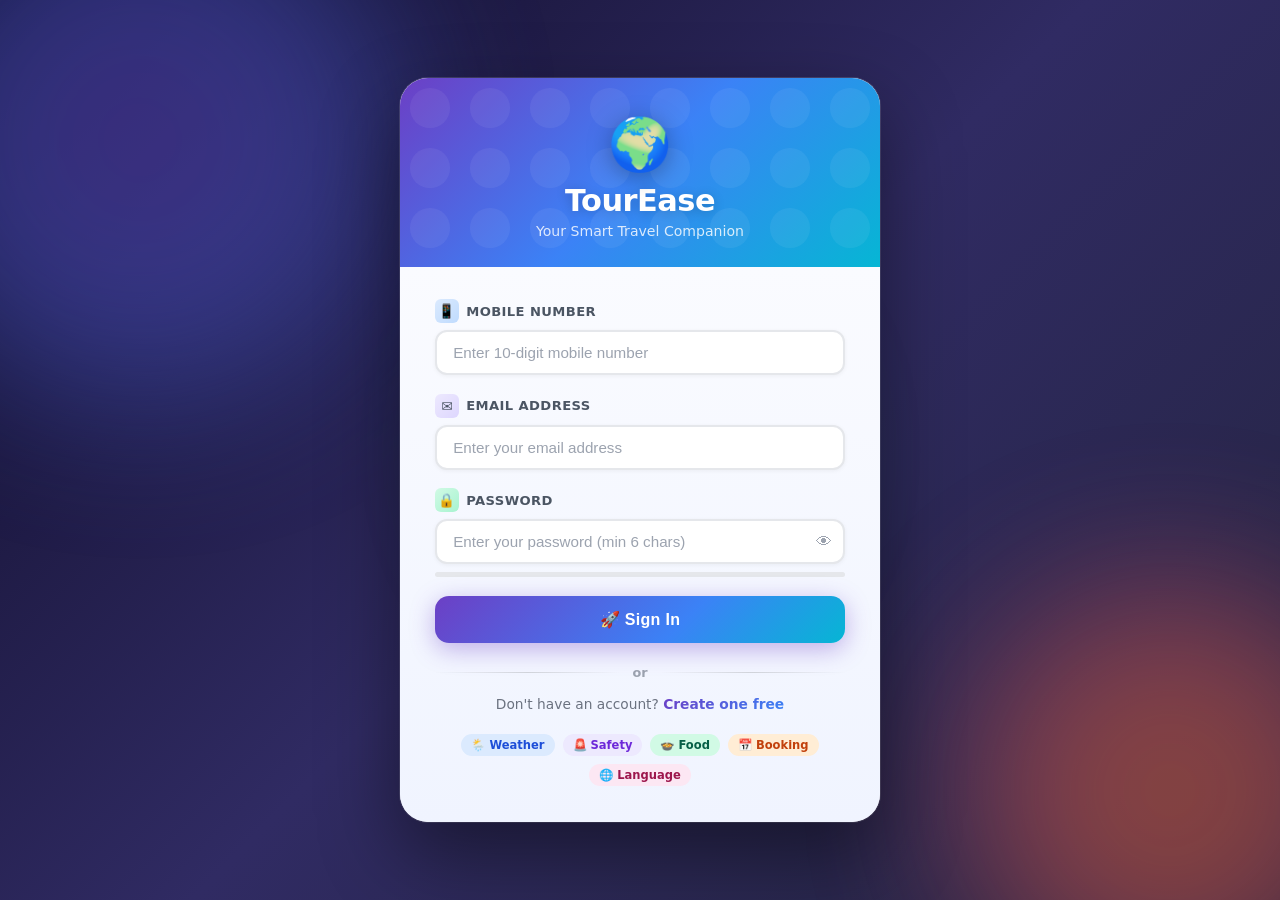
<file: frontend/pages/login.html>
<!DOCTYPE html>
<html lang="en">
<head>
  <meta charset="UTF-8"/>
  <meta name="viewport" content="width=device-width, initial-scale=1.0"/>
  <title>Login – TourEase</title>
  <style>
    *, *::before, *::after { margin: 0; padding: 0; box-sizing: border-box; }

    :root {
      --p1: #6c3fc5;
      --p2: #3b82f6;
      --p3: #06b6d4;
      --accent: #f97316;
      --success: #10b981;
      --error: #ef4444;
      --card: rgba(255,255,255,0.92);
      --glass: rgba(255,255,255,0.12);
    }

    /* ── ANIMATED BACKGROUND ── */
    body {
      min-height: 100vh;
      font-family: 'Segoe UI', system-ui, sans-serif;
      background: linear-gradient(135deg, #0f0c29, #302b63, #24243e);
      display: flex;
      align-items: center;
      justify-content: center;
      padding: 1rem;
      overflow: hidden;
      position: relative;
    }

    /* Floating blobs */
    body::before, body::after {
      content: "";
      position: fixed;
      border-radius: 50%;
      filter: blur(80px);
      opacity: 0.45;
      animation: float 8s ease-in-out infinite alternate;
      pointer-events: none;
      z-index: 0;
    }
    body::before {
      width: 520px; height: 520px;
      background: radial-gradient(circle, #6c3fc5, #3b82f6);
      top: -120px; left: -120px;
    }
    body::after {
      width: 420px; height: 420px;
      background: radial-gradient(circle, #f97316, #ec4899);
      bottom: -100px; right: -100px;
      animation-delay: 3s;
    }

    @keyframes float {
      from { transform: translate(0, 0) scale(1); }
      to   { transform: translate(40px, 30px) scale(1.08); }
    }

    /* Extra blob */
    .blob3 {
      position: fixed;
      width: 300px; height: 300px;
      background: radial-gradient(circle, #06b6d4, #10b981);
      border-radius: 50%;
      filter: blur(70px);
      opacity: 0.3;
      top: 50%; left: 50%;
      transform: translate(-50%, -50%);
      animation: float 10s ease-in-out infinite alternate-reverse;
      pointer-events: none;
      z-index: 0;
    }

    /* ── MAIN CARD ── */
    .login-card {
      position: relative;
      z-index: 10;
      width: 100%;
      max-width: 480px;
      background: var(--card);
      border-radius: 28px;
      box-shadow:
        0 32px 80px rgba(0,0,0,0.45),
        0 0 0 1px rgba(255,255,255,0.15),
        inset 0 1px 0 rgba(255,255,255,0.6);
      overflow: hidden;
      animation: slideUp 0.5s cubic-bezier(0.34,1.56,0.64,1);
    }

    @keyframes slideUp {
      from { opacity: 0; transform: translateY(50px) scale(0.95); }
      to   { opacity: 1; transform: translateY(0) scale(1); }
    }

    /* ── CARD HEADER BANNER ── */
    .card-banner {
      background: linear-gradient(135deg, #6c3fc5 0%, #3b82f6 50%, #06b6d4 100%);
      padding: 2.2rem 2rem 1.8rem;
      text-align: center;
      position: relative;
      overflow: hidden;
    }

    .card-banner::before {
      content: "";
      position: absolute;
      inset: 0;
      background: url("data:image/svg+xml,%3Csvg width='60' height='60' viewBox='0 0 60 60' xmlns='http://www.w3.org/2000/svg'%3E%3Cg fill='none' fill-rule='evenodd'%3E%3Cg fill='%23ffffff' fill-opacity='0.06'%3E%3Ccircle cx='30' cy='30' r='20'/%3E%3C/g%3E%3C/g%3E%3C/svg%3E");
    }

    .banner-emoji {
      font-size: 3.2rem;
      display: block;
      margin-bottom: 8px;
      filter: drop-shadow(0 4px 12px rgba(0,0,0,0.3));
      animation: bounce 2s ease-in-out infinite;
    }

    @keyframes bounce {
      0%,100% { transform: translateY(0); }
      50%      { transform: translateY(-6px); }
    }

    .banner-title {
      font-size: 1.9rem;
      font-weight: 900;
      color: #fff;
      letter-spacing: -0.5px;
      text-shadow: 0 2px 12px rgba(0,0,0,0.2);
    }

    .banner-sub {
      font-size: 0.88rem;
      color: rgba(255,255,255,0.82);
      margin-top: 5px;
    }

    /* ── CARD BODY ── */
    .card-body {
      padding: 2rem 2.2rem 2.2rem;
      background: linear-gradient(180deg, #fafbff 0%, #f0f4ff 100%);
    }

    /* ── GLOBAL ALERT ── */
    .global-alert {
      padding: 11px 16px;
      border-radius: 12px;
      font-size: 0.86rem;
      font-weight: 600;
      margin-bottom: 1.2rem;
      display: none;
      align-items: center;
      gap: 8px;
      border-left: 4px solid;
      animation: alertIn 0.3s ease;
    }
    @keyframes alertIn {
      from { opacity: 0; transform: translateX(-10px); }
      to   { opacity: 1; transform: translateX(0); }
    }
    .global-alert.show    { display: flex; }
    .global-alert.success { background: #d1fae5; color: #065f46; border-color: #10b981; }
    .global-alert.error   { background: #fee2e2; color: #991b1b; border-color: #ef4444; }

    /* ── FORM GROUP ── */
    .form-group { margin-bottom: 1.15rem; }

    .form-group label {
      display: flex;
      align-items: center;
      gap: 7px;
      font-size: 0.82rem;
      font-weight: 700;
      color: #4b5563;
      margin-bottom: 7px;
      text-transform: uppercase;
      letter-spacing: 0.4px;
    }

    .label-icon {
      width: 24px; height: 24px;
      border-radius: 6px;
      display: flex; align-items: center; justify-content: center;
      font-size: 0.85rem;
    }
    .label-icon.blue   { background: linear-gradient(135deg, #dbeafe, #bfdbfe); }
    .label-icon.purple { background: linear-gradient(135deg, #ede9fe, #ddd6fe); }
    .label-icon.green  { background: linear-gradient(135deg, #d1fae5, #a7f3d0); }

    /* ── INPUT ── */
    .input-wrap { position: relative; }

    .input-wrap input {
      width: 100%;
      padding: 12px 44px 12px 16px;
      border: 2px solid #e5e7eb;
      border-radius: 12px;
      font-size: 0.95rem;
      outline: none;
      background: #fff;
      color: #111827;
      transition: all 0.25s ease;
      box-shadow: 0 1px 4px rgba(0,0,0,0.05);
    }

    .input-wrap input::placeholder { color: #9ca3af; }

    .input-wrap input:focus {
      border-color: var(--p1);
      box-shadow: 0 0 0 4px rgba(108,63,197,0.12), 0 2px 8px rgba(0,0,0,0.08);
      background: #fdfcff;
    }

    .input-wrap input.input-ok {
      border-color: var(--success);
      background: #f0fdf4;
      box-shadow: 0 0 0 4px rgba(16,185,129,0.1);
    }

    .input-wrap input.input-error {
      border-color: var(--error);
      background: #fff5f5;
      box-shadow: 0 0 0 4px rgba(239,68,68,0.1);
    }

    .toggle-pw {
      position: absolute;
      right: 13px; top: 50%;
      transform: translateY(-50%);
      background: none; border: none;
      cursor: pointer; font-size: 1rem;
      color: #9ca3af; padding: 0;
      transition: color 0.2s;
    }
    .toggle-pw:hover { color: var(--p1); }

    /* ── FIELD ERROR ── */
    .field-error {
      font-size: 0.76rem;
      color: var(--error);
      margin-top: 5px;
      display: none;
      align-items: center;
      gap: 4px;
      padding-left: 4px;
    }
    .field-error.show { display: flex; }

    /* ── PASSWORD STRENGTH ── */
    .strength-bar {
      height: 5px;
      border-radius: 5px;
      background: #e5e7eb;
      margin-top: 8px;
      overflow: hidden;
    }
    .strength-fill {
      height: 100%;
      border-radius: 5px;
      transition: width 0.4s ease, background 0.4s ease;
      width: 0%;
    }
    .strength-label {
      font-size: 0.74rem;
      font-weight: 700;
      margin-top: 4px;
      padding-left: 2px;
      letter-spacing: 0.3px;
    }

    /* ── LOGIN BUTTON ── */
    .login-btn {
      width: 100%;
      padding: 14px;
      background: linear-gradient(135deg, #6c3fc5 0%, #3b82f6 60%, #06b6d4 100%);
      color: #fff;
      border: none;
      border-radius: 14px;
      font-size: 1rem;
      font-weight: 800;
      cursor: pointer;
      margin-top: 0.8rem;
      letter-spacing: 0.3px;
      display: flex;
      align-items: center;
      justify-content: center;
      gap: 8px;
      position: relative;
      overflow: hidden;
      transition: transform 0.15s, box-shadow 0.15s;
      box-shadow: 0 6px 24px rgba(108,63,197,0.4);
    }

    .login-btn::before {
      content: "";
      position: absolute;
      inset: 0;
      background: linear-gradient(135deg, rgba(255,255,255,0.15), transparent);
      opacity: 0;
      transition: opacity 0.2s;
    }

    .login-btn:hover {
      transform: translateY(-2px);
      box-shadow: 0 10px 32px rgba(108,63,197,0.5);
    }
    .login-btn:hover::before { opacity: 1; }
    .login-btn:active  { transform: translateY(0); }
    .login-btn:disabled { opacity: 0.65; cursor: not-allowed; transform: none; }

    .spinner {
      width: 18px; height: 18px;
      border: 2.5px solid rgba(255,255,255,0.35);
      border-top-color: #fff;
      border-radius: 50%;
      animation: spin 0.7s linear infinite;
      display: none;
    }
    @keyframes spin { to { transform: rotate(360deg); } }

    /* ── DIVIDER ── */
    .divider {
      display: flex;
      align-items: center;
      gap: 12px;
      margin: 1.4rem 0 1rem;
      color: #9ca3af;
      font-size: 0.8rem;
      font-weight: 600;
    }
    .divider::before, .divider::after {
      content: "";
      flex: 1;
      height: 1px;
      background: linear-gradient(90deg, transparent, #d1d5db, transparent);
    }

    /* ── REGISTER LINK ── */
    .register-link {
      text-align: center;
      font-size: 0.86rem;
      color: #6b7280;
    }
    .register-link a {
      font-weight: 800;
      text-decoration: none;
      background: linear-gradient(135deg, #6c3fc5, #3b82f6);
      -webkit-background-clip: text;
      -webkit-text-fill-color: transparent;
      background-clip: text;
    }
    .register-link a:hover { text-decoration: underline; }

    /* ── FEATURE PILLS ── */
    .features {
      display: flex;
      justify-content: center;
      gap: 8px;
      flex-wrap: wrap;
      margin-top: 1.4rem;
    }
    .feature-pill {
      font-size: 0.72rem;
      font-weight: 600;
      padding: 4px 10px;
      border-radius: 20px;
      display: flex;
      align-items: center;
      gap: 4px;
    }
    .pill-blue   { background: #dbeafe; color: #1d4ed8; }
    .pill-purple { background: #ede9fe; color: #6d28d9; }
    .pill-green  { background: #d1fae5; color: #065f46; }
    .pill-orange { background: #ffedd5; color: #c2410c; }
    .pill-pink   { background: #fce7f3; color: #9d174d; }

    /* ── RESPONSIVE ── */
    @media (max-width: 480px) {
      .card-body { padding: 1.6rem 1.4rem 1.8rem; }
      .card-banner { padding: 1.8rem 1.4rem 1.4rem; }
      .banner-title { font-size: 1.5rem; }
    }
  </style>
</head>
<body>

<div class="blob3"></div>

<div class="login-card">

  <!-- Banner -->
  <div class="card-banner">
    <span class="banner-emoji">🌍</span>
    <div class="banner-title">TourEase</div>
    <div class="banner-sub">Your Smart Travel Companion</div>
  </div>

  <!-- Body -->
  <div class="card-body">

    <!-- Global Alert -->
    <div class="global-alert" id="globalAlert"></div>

    <form id="loginForm" novalidate>

      <!-- Mobile -->
      <div class="form-group">
        <label for="mobile">
          <span class="label-icon blue">📱</span>
          Mobile Number
        </label>
        <div class="input-wrap">
          <input type="tel" id="mobile" placeholder="Enter 10-digit mobile number" maxlength="10" autocomplete="tel"/>
        </div>
        <div class="field-error" id="mobileError">⚠ Please enter a valid 10-digit mobile number.</div>
      </div>

      <!-- Email -->
      <div class="form-group">
        <label for="email">
          <span class="label-icon purple">✉️</span>
          Email Address
        </label>
        <div class="input-wrap">
          <input type="email" id="email" placeholder="Enter your email address" autocomplete="email"/>
        </div>
        <div class="field-error" id="emailError">⚠ Please enter a valid email address.</div>
      </div>

      <!-- Password -->
      <div class="form-group">
        <label for="password">
          <span class="label-icon green">🔒</span>
          Password
        </label>
        <div class="input-wrap">
          <input type="password" id="password" placeholder="Enter your password (min 6 chars)" autocomplete="current-password"/>
          <button type="button" class="toggle-pw" id="togglePw" title="Show/Hide password">👁</button>
        </div>
        <div class="strength-bar"><div class="strength-fill" id="strengthFill"></div></div>
        <div class="strength-label" id="strengthLabel"></div>
        <div class="field-error" id="passwordError">⚠ Password must be at least 6 characters.</div>
      </div>

      <!-- Submit -->
      <button type="submit" class="login-btn" id="loginBtn">
        <div class="spinner" id="spinner"></div>
        <span id="btnText">🚀 Sign In</span>
      </button>

    </form>

    <div class="divider">or</div>
    <div class="register-link">Don't have an account? <a href="#">Create one free</a></div>

    <!-- Feature pills -->
    <div class="features">
      <span class="feature-pill pill-blue">🌦️ Weather</span>
      <span class="feature-pill pill-purple">🚨 Safety</span>
      <span class="feature-pill pill-green">🍲 Food</span>
      <span class="feature-pill pill-orange">📅 Booking</span>
      <span class="feature-pill pill-pink">🌐 Language</span>
    </div>

  </div>
</div>

<script>
  const mobileInput   = document.getElementById("mobile");
  const emailInput    = document.getElementById("email");
  const passwordInput = document.getElementById("password");
  const togglePw      = document.getElementById("togglePw");
  const loginForm     = document.getElementById("loginForm");
  const globalAlert   = document.getElementById("globalAlert");
  const loginBtn      = document.getElementById("loginBtn");
  const spinner       = document.getElementById("spinner");
  const btnText       = document.getElementById("btnText");
  const strengthFill  = document.getElementById("strengthFill");
  const strengthLabel = document.getElementById("strengthLabel");

  // Redirect if already logged in
  if (sessionStorage.getItem("tourease_user")) window.location.href = "/";

  // Validators
  const validateMobile = (v) => /^[6-9]\d{9}$/.test(v.trim());
  const validateEmail  = (v) => /^[^\s@]+@[^\s@]+\.[^\s@]+$/.test(v.trim());
  const validatePw     = (v) => v.length >= 6;

  function setFieldState(input, errorEl, valid) {
    input.classList.toggle("input-error", !valid);
    input.classList.toggle("input-ok",    valid);
    errorEl.classList.toggle("show",      !valid);
  }

  // Live validation
  mobileInput.addEventListener("input", () => {
    mobileInput.value = mobileInput.value.replace(/\D/g, "").slice(0, 10);
    if (mobileInput.value) setFieldState(mobileInput, document.getElementById("mobileError"), validateMobile(mobileInput.value));
  });

  emailInput.addEventListener("blur", () => {
    if (emailInput.value) setFieldState(emailInput, document.getElementById("emailError"), validateEmail(emailInput.value));
  });

  passwordInput.addEventListener("input", () => {
    const v = passwordInput.value;
    if (v) setFieldState(passwordInput, document.getElementById("passwordError"), validatePw(v));
    updateStrength(v);
  });

  // Password strength
  function updateStrength(pw) {
    let score = 0;
    if (pw.length >= 6)           score++;
    if (pw.length >= 10)          score++;
    if (/[A-Z]/.test(pw))         score++;
    if (/[0-9]/.test(pw))         score++;
    if (/[^A-Za-z0-9]/.test(pw))  score++;

    const levels = [
      { w: "0%",   color: "#e5e7eb", label: "",        lc: "#9ca3af" },
      { w: "25%",  color: "#ef4444", label: "Weak",    lc: "#ef4444" },
      { w: "50%",  color: "#f97316", label: "Fair",    lc: "#f97316" },
      { w: "75%",  color: "#eab308", label: "Good",    lc: "#ca8a04" },
      { w: "100%", color: "#10b981", label: "Strong",  lc: "#059669" },
    ];
    const lvl = levels[Math.min(score, 4)];
    strengthFill.style.width      = pw ? lvl.w : "0%";
    strengthFill.style.background = lvl.color;
    strengthLabel.textContent     = pw ? lvl.label : "";
    strengthLabel.style.color     = lvl.lc;
  }

  // Show/hide password
  togglePw.addEventListener("click", () => {
    const hidden = passwordInput.type === "password";
    passwordInput.type    = hidden ? "text" : "password";
    togglePw.textContent  = hidden ? "🙈" : "👁";
  });

  // Global alert
  function showAlert(msg, type) {
    globalAlert.innerHTML = (type === "success" ? "✅ " : "❌ ") + msg;
    globalAlert.className = `global-alert show ${type}`;
    setTimeout(() => globalAlert.classList.remove("show"), 4000);
  }

  // Form submit
  loginForm.addEventListener("submit", async (e) => {
    e.preventDefault();

    const mobile   = mobileInput.value.trim();
    const email    = emailInput.value.trim();
    const password = passwordInput.value;

    const mOk = validateMobile(mobile);
    const eOk = validateEmail(email);
    const pOk = validatePw(password);

    setFieldState(mobileInput,   document.getElementById("mobileError"),   mOk);
    setFieldState(emailInput,    document.getElementById("emailError"),     eOk);
    setFieldState(passwordInput, document.getElementById("passwordError"),  pOk);

    if (!mOk || !eOk || !pOk) {
      showAlert("Please fix the errors above before continuing.", "error");
      return;
    }

    loginBtn.disabled        = true;
    spinner.style.display    = "block";
    btnText.textContent      = "Signing in...";

    try {
      const res  = await fetch("/api/auth/login", {
        method: "POST",
        headers: { "Content-Type": "application/json" },
        body: JSON.stringify({ mobile, email, password }),
      });
      const data = await res.json();
      if (res.ok && data.success) {
        sessionStorage.setItem("tourease_user", JSON.stringify({ email, mobile, name: data.name || email }));
        showAlert("Login Successful! Redirecting...", "success");
        setTimeout(() => { window.location.href = "/"; }, 1200);
      } else {
        showAlert(data.error || "Invalid credentials.", "error");
        loginBtn.disabled = false; spinner.style.display = "none"; btnText.textContent = "🚀 Sign In";
      }
    } catch (err) {
      showAlert("Cannot connect to server.", "error");
      loginBtn.disabled = false; spinner.style.display = "none"; btnText.textContent = "🚀 Sign In";
    }
  });
</script>
</body>
</html>
</file>
